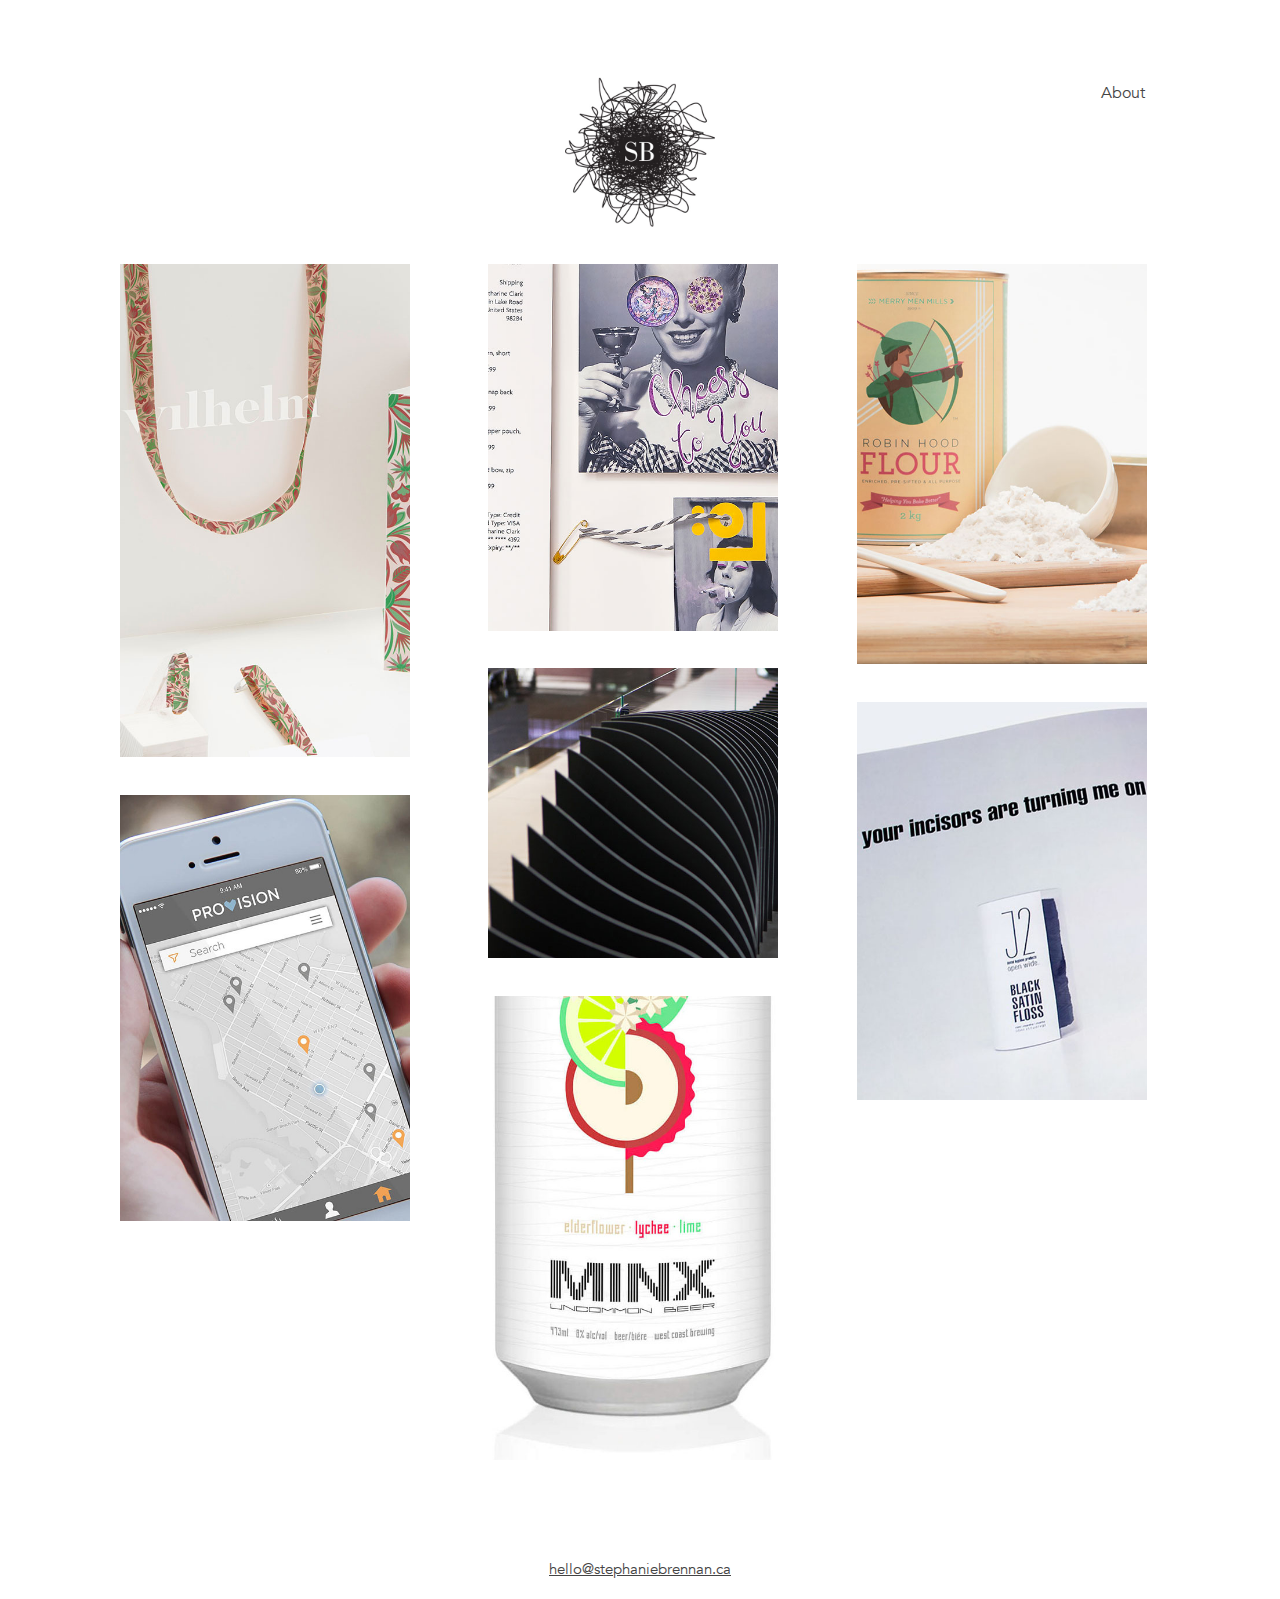
<file: index.html>
<!DOCTYPE html>
<html>
  <head>
    <title>Stephanie Brennan</title>
    <link rel="stylesheet" href="normalize.css">
    <link rel="stylesheet" href="style.css">
    <script>
      (function(i,s,o,g,r,a,m){i['GoogleAnalyticsObject']=r;i[r]=i[r]||function(){
      (i[r].q=i[r].q||[]).push(arguments)},i[r].l=1*new Date();a=s.createElement(o),
      m=s.getElementsByTagName(o)[0];a.async=1;a.src=g;m.parentNode.insertBefore(a,m)
      })(window,document,'script','//www.google-analytics.com/analytics.js','ga');

      ga('create', 'UA-28924535-3', 'auto');
      ga('send', 'pageview');
    </script>
  </head>
  <body>
    <div class="container">
      <header>
        <ul class="nav--links right">
          <li class="nav-projects">
            <a href="#projects">Projects</a>
          </li>
          <li class="nav-about">
            <a href="#about">About</a>
          </li>
        </ul>
        <a class="logo" href="/">
          <img src="images/logo.png" />
        </a>
      </header>
      <div class="about-container">
        <img class="about-img" src="images/self.jpg" alt="Stephanie Brennan" />
        <div class="about-text">
          <h1>About</h1>
          <h2>Stephanie Brennan</h2>
          <p>
            Stephanie Brennan is a graphic designer from Vancouver, BC,
            currently living in London, England, where she daily feeds her
            obsession for math, fashion, and her cat. Having begun her life as
            an actor, singer, and dancer, Stephanie changed career paths when
            she realized that she much preferred the quiet yet exhilarating life
            of perfect kerning. Stephanie graduated from Capilano University's
            IDEA program in the spring of 2016, and in June of this year she
            will be graduating with a Bachelor of Graphic Design (Hons) from the
            University of Hertfordshire.
          </p>
        </div>
      </div>
      <div class="projects-container">
        <ul class="projects">
          <li class="wilhelm">
            <div class="project-preview">
              <h1>Wilhelm</h1>
              <h2>Brand Identity</h2>
            </div>
            <a href="#project-wilhelm">
              <img src="images/wilhelm-thumb@2x.jpg" />
            </a>
          </li>
          <li class="provision">
            <div class="project-preview">
              <h1>Provision</h1>
              <h2>Social Cause Campaign</h2>
            </div>
            <a href="#project-provision">
              <img src="images/provision-thumb@2x.jpg" />
            </a>
          </li>
          <li class="lowen-liebling">
            <div class="project-preview">
              <h1>L&ouml;wen Liebling</h1>
              <h2>Brand Identity</h2>
            </div>
            <a href="#project-lowen-liebling">
              <img src="images/lowen-liebling-thumb@2x.jpg" />
            </a>
          </li>
          <li class="lexus">
            <div class="project-preview">
              <h1>Lexus</h1>
              <h2>Environment Design</h2>
            </div>
            <a href="#project-lexus">
              <img src="images/lexus-thumb@2x.jpg" />
            </a>
          </li>
          <li class="minx-uncommon-beer">
            <div class="project-preview">
              <h1>Minx Uncommon Beer</h1>
              <h2>Product Packaging</h2>
            </div>
            <a href="#project-minx-uncommon-beer">
              <img src="images/minx-uncommon-beer-thumb@2x.jpg" />
            </a>
          </li>
          <li class="merry-men-mills">
            <div class="project-preview">
              <h1>Merry Men Mills</h1>
              <h2>Product Packaging</h2>
            </div>
            <a href="#project-merry-men-mills">
              <img src="images/merry-men-mills-thumb@2x.jpg" />
            </a>
          </li>
          <li class="j2-floss">
            <div class="project-preview">
              <h1>J2 Floss</h1>
              <h2>Product Packaging</h2>
            </div>
            <a href="#project-j2-floss">
              <img src="images/floss-thumb@2x.jpg" />
            </a>
          </li>
        </ul>
        <div class="project-details-container">
          <div id="project-lowen-liebling" class="project-details">
            <div class="project-header">
              <div class="project-title">
                <h1>L&ouml;wen Liebling</h1>
                <h2>Brand Identity</h2>
              </div>

              <a href="#" class="project-details-close"></a>
            </div>
            <div class="project-description">
              <p>
                L&ouml;wen Liebling is an online women's clothing company that
                sells vintage clothing, and hosts a blog with tips for how to
                repurpose and style vintage clothes. The target is young,
                fashionable women who have a unique and bold sense of style, or
                women who admire interesting clothes but don't feel that they know
                how to wear them. L&ouml;wen Liebling wants to help women everywhere
                feel confident wearing whatever they want.
              </p>
            </div>
            <img src="images/lowen-liebling-1@2x.jpg" />
            <img src="images/lowen-liebling-2@2x.jpg" />
            <img src="images/lowen-liebling-3@2x.jpg" />
            <img src="images/lowen-liebling-4@2x.jpg" />
            <img src="images/lowen-liebling-5@2x.jpg" />
            <img src="images/lowen-liebling-6@2x.jpg" />
          </div>

          <div id="project-merry-men-mills" class="project-details">
            <div class="project-header">
              <div class="project-title">
                <h1>Merry Men Mills</h1>
                <h2>Product Packaging</h2>
              </div>
              <a href="#" class="project-details-close"></a>
            </div>
            <div class="project-description">
              <p>
                Merry Men Mills is a rebrand of Robin Hood Flour, and has been
                expanded to include other members of the Merry Men clan as other
                typical baking products. With a fresh, wholesome aesthetic, this
                packaging appeals to just about everybody, and the switch from
                paper bags to cardboard tubs makes for a package that is much more
                functional.
              </p>
            </div>
            <img src="images/merry-men-mills-1@2x.jpg" />
            <img src="images/merry-men-mills-2@2x.jpg" />
            <img src="images/merry-men-mills-3@2x.jpg" />
          </div>

          <div id="project-provision" class="project-details">
            <div class="project-header">
              <div class="project-title">
                <h1>Provision</h1>
                <h2>Social Cause Campaign</h2>
              </div>
              <a href="#" class="project-details-close"></a>
            </div>
            <div class="project-description">
              <p>
                Provision is a smartphone app that enables users to quickly and
                easily buy meals and nights at shelters for homeless people. The
                transaction is secured with the homeless person's name, humanizing
                the experience. Although brief, the moment necessitates
                understanding and connection, and ultimately helps bridge the gap
                between the homeless and the rest of the population. An
                interactive website and advertising campaign help spread the word.
              </p>
            </div>
            <img src="images/provision-0@2x.jpg" />
            <img src="images/provision-1@2x.jpg" />
            <img src="images/provision-2@2x.gif" />
            <img src="images/provision-3@2x.jpg" />
          </div>

          <div id="project-wilhelm" class="project-details">
            <div class="project-header">
              <div class="project-title">
                <h1>Wilhelm</h1>
                <h2>Brand Identity</h2>
              </div>
              <a href="#" class="project-details-close"></a>
            </div>
            <div class="project-description">
              <p>
                Wilhelm is a women's designer fashion house based out of New York,
                making a name for itself through its incredibly striking yet
                minimal pieces. Wilhelm needed an identity developed that
                reflected its daring yet classy aesthetic, while at the same time
                paid homage to its Austrian roots. Wilhelm has both a couture and
                ready-to-wear line, and needed collateral for both that felt
                similar, yet communicated different tiers.
              </p>
            </div>
            <img src="images/wilhelm-0@2x.jpg" />
            <img src="images/wilhelm-1@2x.jpg" />
            <img src="images/wilhelm-2@2x.jpg" />
            <img src="images/wilhelm-3@2x.jpg" />
            <img src="images/wilhelm-5@2x.jpg" />
            <img src="images/wilhelm-6@2x.jpg" />
            <img src="images/wilhelm-7@2x.jpg" />
          </div>

          <div id="project-minx-uncommon-beer" class="project-details">
            <div class="project-header">
              <div class="project-title">
                <h1>Minx Uncommon Beer</h1>
                <h2>Product Packaging</h2>
              </div>
              <a href="#" class="project-details-close"></a>
            </div>
            <div class="project-description">
              <p>
                Minx is a fresh take on your typical beer brand. They wanted to
                target funky, young women, and wanted the branding to be
                completely different from any beer packaging you’ve seen before.
                The edgy illustrations immediately communicate the unusual
                flavours to be found inside.
              </p>
            </div>
            <img src="images/minx-uncommon-beer-1@2x.jpg" />
            <img src="images/minx-uncommon-beer-2@2x.jpg" />
          </div>

          <div id="project-lexus" class="project-details">
            <div class="project-header">
              <div class="project-title">
                <h1>Lexus</h1>
                <h2>Environment Design</h2>
              </div>
              <a href="#" class="project-details-close"></a>
            </div>
            <div class="project-description">
              <p>
                Lexus hosted a national competition and asked students to design
                an environment for their new cross-over SUV, the RX350. As the
                students with the winning concept, we had the pleasure of seeing
                our design come to life for the 2016 Auto Show.
              </p>
              <p>
                <i>Project done in collaboration with
                  <a href="http://shyronn.com/">Shy Smardon</a> and
                  <a href="http://www.monicamaher.ca/">Monica Maher</a>.
                </i>
              </p>
            </div>
            <img src="images/lexus-1@2x.jpg" />
            <img src="images/lexus-2@2x.jpg" />
            <img src="images/lexus-3@2x.jpg" />
            <img src="images/lexus-4@2x.jpg" />
            <img src="images/lexus-5@2x.jpg" />
            <img src="images/lexus-6@2x.jpg" />
          </div>

          <div id="project-j2-floss" class="project-details">
            <div class="project-header">
              <div class="project-title">
                <h1>J2 Floss</h1>
                <h2>Product Packaging</h2>
              </div>
              <a href="#" class="project-details-close"></a>
            </div>
            <div class="project-description">
              <p>
                Cool, fresh, and unconventional, J2 Floss conveys a clean feeling
                while standing out among the typical look of dental hygiene
                products. Targeting urban young men, the packaging aims to solve
                the long standing problem of not knowing that you've run out of
                floss until it's too late.
              </p>
            </div>
            <img src="images/floss-2@2x.jpg" />
            <img src="images/floss-1@2x.jpg" />
            <img src="images/floss-5@2x.jpg" />
            <img src="images/floss-3@2x.jpg" />
            <img src="images/floss-4@2x.jpg" />
          </div>
        </div>
      </div>
      <div class="push"></div>
      <footer>
         <a href="mailto:hello@stephaniebrennan.ca">hello@stephaniebrennan.ca</a>
      </footer>
    </div>
    <script src="https://ajax.googleapis.com/ajax/libs/jquery/1.12.0/jquery.min.js"></script>
    <script src="https://code.jquery.com/jquery-1.12.0.min.js"></script>
    <script type="text/javascript" src="js/main.js"></script>
  </body>
</html>
</file>
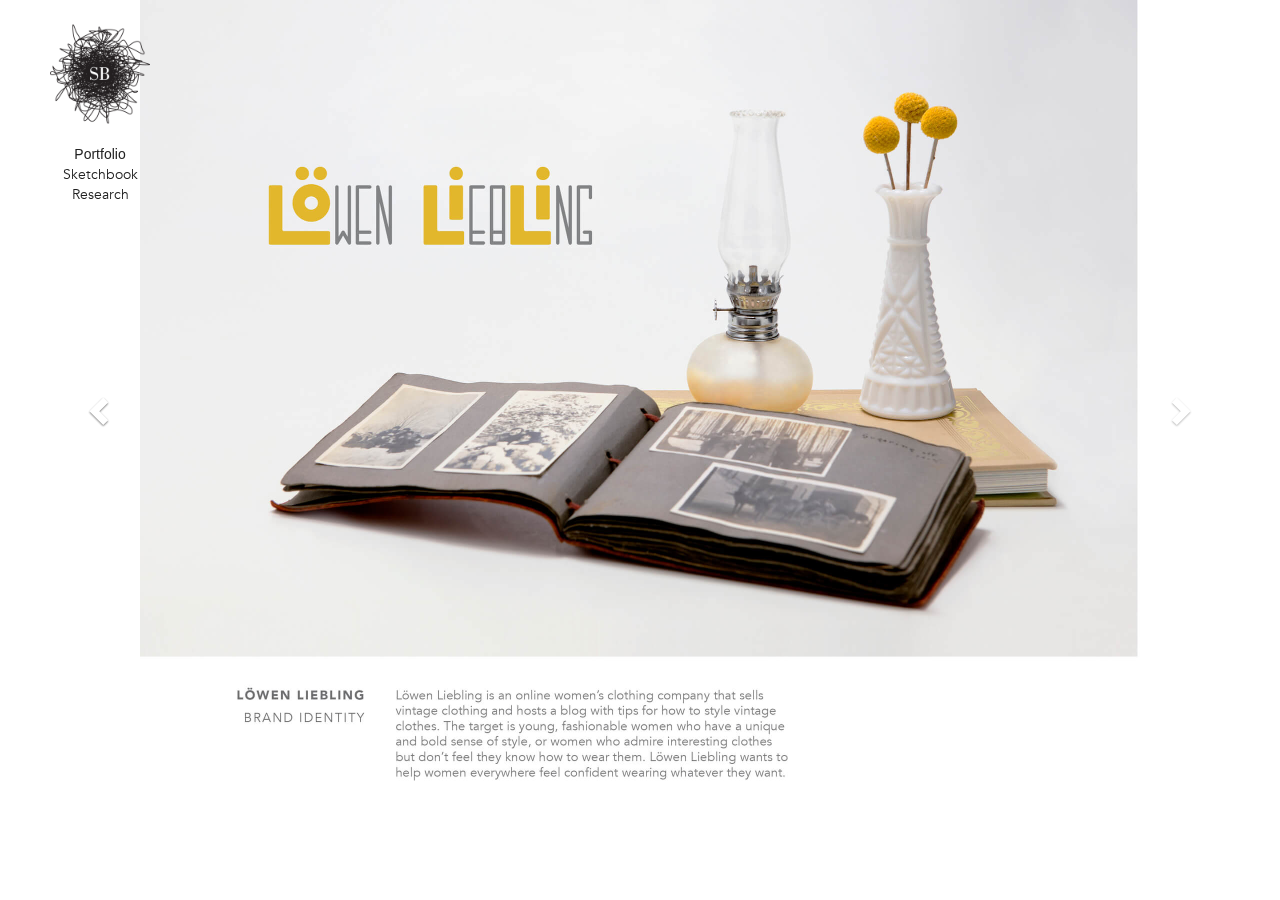
<file: hertfordshire/index.html>
<!DOCTYPE html>
<html>
  <head>
    <title>Stephanie Brennan</title>
    <link rel="stylesheet" href="css/bootstrap.min.css">
    <link rel="stylesheet" href="css/style.css">
    <script src="https://ajax.googleapis.com/ajax/libs/jquery/1.12.0/jquery.min.js"></script>
    <script src="js/bootstrap.min.js"></script>
    <script>
      (function(i,s,o,g,r,a,m){i['GoogleAnalyticsObject']=r;i[r]=i[r]||function(){
      (i[r].q=i[r].q||[]).push(arguments)},i[r].l=1*new Date();a=s.createElement(o),
      m=s.getElementsByTagName(o)[0];a.async=1;a.src=g;m.parentNode.insertBefore(a,m)
      })(window,document,'script','//www.google-analytics.com/analytics.js','ga');

      ga('create', 'UA-28924535-3', 'auto');
      ga('send', 'pageview');
    </script>
  </head>
<body>
  <div id="carousel" class="carousel slide">
    <div class="carousel-inner" role="listbox">
      <div class="item active"><div class="item-wrapper"><img src="images/herts_book.jpg" /></div></div>
      <div class="item"><div class="item-wrapper"><img src="images/herts_book2.jpg" /></div></div>
      <div class="item"><div class="item-wrapper"><img src="images/herts_book3.jpg" /></div></div>
      <div class="item"><div class="item-wrapper"><img src="images/herts_book4.jpg" /></div></div>
      <div class="item"><div class="item-wrapper"><img src="images/herts_book5.jpg" /></div></div>
      <div class="item"><div class="item-wrapper"><img src="images/herts_book6.jpg" /></div></div>
      <div class="item"><div class="item-wrapper"><img src="images/herts_book7.jpg" /></div></div>
      <div class="item"><div class="item-wrapper"><img src="images/herts_book8.jpg" /></div></div>
      <div class="item"><div class="item-wrapper"><img src="images/herts_book9.jpg" /></div></div>
      <div class="item"><div class="item-wrapper"><img src="images/herts_book11.jpg" /></div></div>
      <div class="item"><div class="item-wrapper"><img src="images/herts_book12.jpg" /></div></div>
      <div class="item"><div class="item-wrapper"><img src="images/herts_book13.jpg" /></div></div>
      <div class="item"><div class="item-wrapper"><img src="images/herts_book14.jpg" /></div></div>
      <div class="item"><div class="item-wrapper"><img src="images/herts_book15.jpg" /></div></div>
      <div class="item"><div class="item-wrapper"><img src="images/herts_book16.jpg" /></div></div>
      <div class="item"><div class="item-wrapper"><img src="images/herts_book17.jpg" /></div></div>
      <div class="item"><div class="item-wrapper"><img src="images/herts_book18.jpg" /></div></div>
      <div class="item"><div class="item-wrapper"><img src="images/herts_book19.jpg" /></div></div>
      <div class="item"><div class="item-wrapper"><img src="images/herts_book20.jpg" /></div></div>
    </div>

    <a class="left carousel-control" href="#carousel" role="button" data-slide="prev">
      <span class="glyphicon glyphicon-chevron-left" aria-hidden="true"></span>
      <span class="sr-only">Previous</span>
    </a>
    <a class="right carousel-control" href="#carousel" role="button" data-slide="next">
      <span class="glyphicon glyphicon-chevron-right" aria-hidden="true"></span>
      <span class="sr-only">Next</span>
    </a>
  </div>

  <nav>
    <ul>
      <li><img src="images/logo.png" /></li>
      <li><a href="index.html" class="active">Portfolio</a></li>
      <li><a href="sketchbook.html">Sketchbook</a></li>
      <li><a href="research.html">Research</a></li>
    </ul>
  </nav>
  <script src="js/main.js"></script>
</body>
</html>
</file>
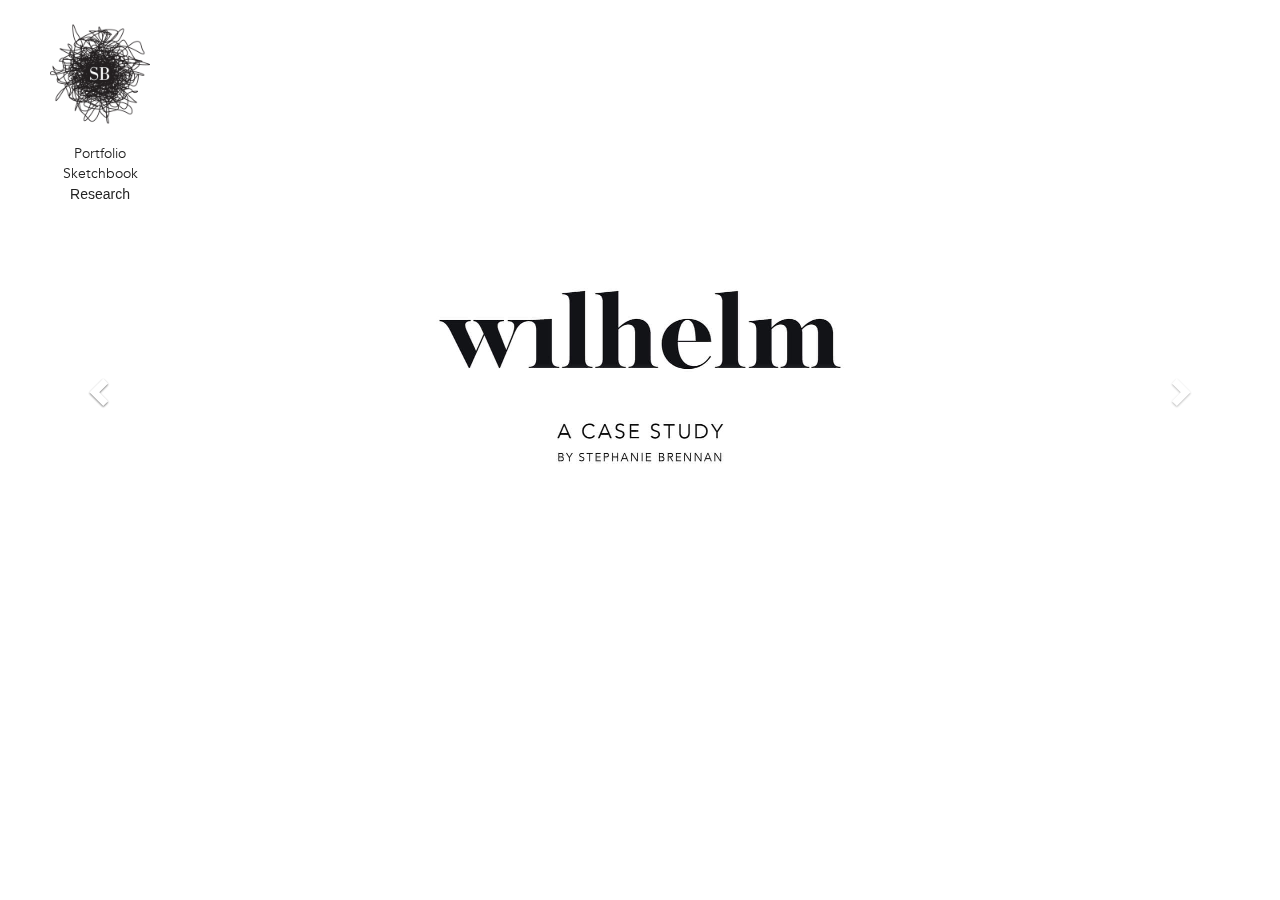
<file: hertfordshire/research.html>
<!DOCTYPE html>
<html>
  <head>
    <title>Stephanie Brennan</title>
    <link rel="stylesheet" href="css/bootstrap.min.css">
    <link rel="stylesheet" href="css/style.css">
    <script src="https://ajax.googleapis.com/ajax/libs/jquery/1.12.0/jquery.min.js"></script>
    <script src="js/bootstrap.min.js"></script>
    <script>
      (function(i,s,o,g,r,a,m){i['GoogleAnalyticsObject']=r;i[r]=i[r]||function(){
      (i[r].q=i[r].q||[]).push(arguments)},i[r].l=1*new Date();a=s.createElement(o),
      m=s.getElementsByTagName(o)[0];a.async=1;a.src=g;m.parentNode.insertBefore(a,m)
      })(window,document,'script','//www.google-analytics.com/analytics.js','ga');

      ga('create', 'UA-28924535-3', 'auto');
      ga('send', 'pageview');
    </script>
  </head>
<body>
  <div id="carousel" class="carousel slide">
    <div class="carousel-inner" role="listbox">
      <div class="item active"><div class="item-wrapper"><img src="images/stephaniebrennan_casestudy.jpg" /></div></div>
      <div class="item"><div class="item-wrapper"><img src="images/stephaniebrennan_casestudy2.jpg" /></div></div>
      <div class="item"><div class="item-wrapper"><img src="images/stephaniebrennan_casestudy3.jpg" /></div></div>
      <div class="item"><div class="item-wrapper"><img src="images/stephaniebrennan_casestudy4.jpg" /></div></div>
      <div class="item"><div class="item-wrapper"><img src="images/stephaniebrennan_casestudy5.jpg" /></div></div>
      <div class="item"><div class="item-wrapper"><img src="images/stephaniebrennan_casestudy6.jpg" /></div></div>
      <div class="item"><div class="item-wrapper"><img src="images/stephaniebrennan_casestudy7.jpg" /></div></div>
      <div class="item"><div class="item-wrapper"><img src="images/stephaniebrennan_casestudy8.jpg" /></div></div>
      <div class="item"><div class="item-wrapper"><img src="images/stephaniebrennan_casestudy9.jpg" /></div></div>
      <div class="item"><div class="item-wrapper"><img src="images/stephaniebrennan_casestudy11.jpg" /></div></div>
      <div class="item"><div class="item-wrapper"><img src="images/stephaniebrennan_casestudy12.jpg" /></div></div>
      <div class="item"><div class="item-wrapper"><img src="images/stephaniebrennan_casestudy13.jpg" /></div></div>
      <div class="item"><div class="item-wrapper"><img src="images/stephaniebrennan_casestudy14.jpg" /></div></div>
    </div>

    <a class="left carousel-control" href="#carousel" role="button" data-slide="prev">
      <span class="glyphicon glyphicon-chevron-left" aria-hidden="true"></span>
      <span class="sr-only">Previous</span>
    </a>
    <a class="right carousel-control" href="#carousel" role="button" data-slide="next">
      <span class="glyphicon glyphicon-chevron-right" aria-hidden="true"></span>
      <span class="sr-only">Next</span>
    </a>
  </div>

  <nav>
    <ul>
      <li><img src="images/logo.png" /></li>
      <li><a href="index.html">Portfolio</a></li>
      <li><a href="sketchbook.html">Sketchbook</a></li>
      <li><a href="research.html" class="active">Research</a></li>
    </ul>
  </nav>
  <script src="js/main.js"></script>
</body>
</html>
</file>
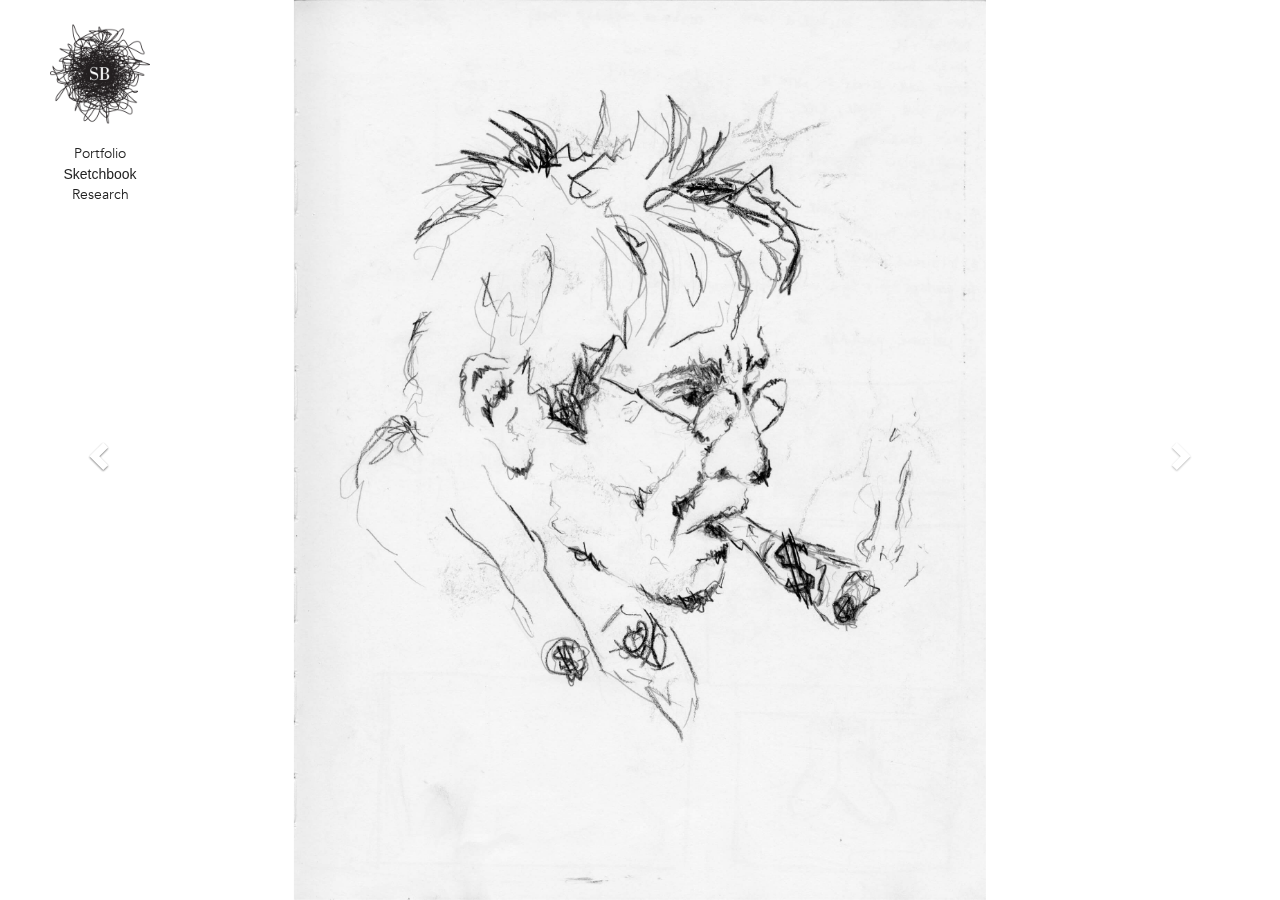
<file: hertfordshire/sketchbook.html>
<!DOCTYPE html>
<html>
  <head>
    <title>Stephanie Brennan</title>
    <link rel="stylesheet" href="css/bootstrap.min.css">
    <link rel="stylesheet" href="css/style.css">
    <script src="https://ajax.googleapis.com/ajax/libs/jquery/1.12.0/jquery.min.js"></script>
    <script src="js/bootstrap.min.js"></script>
    <script>
      (function(i,s,o,g,r,a,m){i['GoogleAnalyticsObject']=r;i[r]=i[r]||function(){
      (i[r].q=i[r].q||[]).push(arguments)},i[r].l=1*new Date();a=s.createElement(o),
      m=s.getElementsByTagName(o)[0];a.async=1;a.src=g;m.parentNode.insertBefore(a,m)
      })(window,document,'script','//www.google-analytics.com/analytics.js','ga');

      ga('create', 'UA-28924535-3', 'auto');
      ga('send', 'pageview');
    </script>
  </head>
<body>
  <div id="carousel" class="carousel slide">
    <div class="carousel-inner" role="listbox">
    <div class="item active"><div class="item-wrapper"><img src="images/sbrennan_sketchbook_1.jpg" /></div></div>
    <div class="item"><div class="item-wrapper"><img src="images/sbrennan_sketchbook_2.jpg" /></div></div>
    <div class="item"><div class="item-wrapper"><img src="images/sbrennan_sketchbook_3.jpg" /></div></div>
    <div class="item"><div class="item-wrapper"><img src="images/sbrennan_sketchbook_4.jpg" /></div></div>
    <div class="item"><div class="item-wrapper"><img src="images/sbrennan_sketchbook_5.jpg" /></div></div>
    <div class="item"><div class="item-wrapper"><img src="images/sbrennan_sketchbook_6.jpg" /></div></div>
    <div class="item"><div class="item-wrapper"><img src="images/sbrennan_sketchbook_7.jpg" /></div></div>
    <div class="item"><div class="item-wrapper"><img src="images/sbrennan_sketchbook_8.jpg" /></div></div>
    <div class="item"><div class="item-wrapper"><img src="images/sbrennan_sketchbook_9.jpg" /></div></div>
    <div class="item"><div class="item-wrapper"><img src="images/sbrennan_sketchbook_10.jpg" /></div></div>
    <div class="item"><div class="item-wrapper"><img src="images/sbrennan_sketchbook_11.jpg" /></div></div>
    <div class="item"><div class="item-wrapper"><img src="images/sbrennan_sketchbook_12.jpg" /></div></div>
    <div class="item"><div class="item-wrapper"><img src="images/sbrennan_sketchbook_13.jpg" /></div></div>
    <div class="item"><div class="item-wrapper"><img src="images/sbrennan_sketchbook_14.jpg" /></div></div>
    <div class="item"><div class="item-wrapper"><img src="images/sbrennan_sketchbook_15.jpg" /></div></div>
    <div class="item"><div class="item-wrapper"><img src="images/sbrennan_sketchbook_16.jpg" /></div></div>
    <div class="item"><div class="item-wrapper"><img src="images/sbrennan_sketchbook_17.jpg" /></div></div>
    <div class="item"><div class="item-wrapper"><img src="images/sbrennan_sketchbook_18.jpg" /></div></div>
    </div>

    <a class="left carousel-control" href="#carousel" role="button" data-slide="prev">
      <span class="glyphicon glyphicon-chevron-left" aria-hidden="true"></span>
      <span class="sr-only">Previous</span>
    </a>
    <a class="right carousel-control" href="#carousel" role="button" data-slide="next">
      <span class="glyphicon glyphicon-chevron-right" aria-hidden="true"></span>
      <span class="sr-only">Next</span>
    </a>
  </div>

  <nav>
    <ul>
      <li><img src="images/logo.png" /></li>
      <li><a href="index.html">Portfolio</a></li>
      <li><a href="sketchbook.html" class="active">Sketchbook</a></li>
      <li><a href="research.html">Research</a></li>
    </ul>
  </nav>
  <script src="js/main.js"></script>
</body>
</html>
</file>
<file: style.css>
@font-face {
  font-family: 'Avenir-Book';
  src: url('Avenir-Book.eot');
  src: url('Avenir-Book.eot?#iefix') format('embedded-opentype'),
          url('Avenir-Book.woff') format('woff'),
          url('Avenir-Book.ttf') format('truetype');
  font-weight: normal;
  font-style: normal;
}

@font-face {
  font-family: 'Avenir-Black';
  src: url('Avenir-Black.eot');
  src: url('Avenir-Black.eot?#iefix') format('embedded-opentype'),
          url('Avenir-Black.woff') format('woff'),
          url('Avenir-Black.ttf') format('truetype');
  font-weight: 900;
  font-style: normal;
}

html {
  font-size: 62.5%;
}

body {
  font-size: 1.5em;
  line-height: 1.6;
  font-weight: 300;
  font-family: "Avenir-Book", "HelveticaNeue-Light", "Helvetica Neue Light", "HelveticaNeue", "Helvetica Neue", Helvetica, Arial, sans-serif;
  color: #222;
}

h1 {
  font-family: "Avenir-Black", "HelveticaNeue-Light", "Helvetica Neue Light", "HelveticaNeue", "Helvetica Neue", Helvetica, Arial, sans-serif;
  margin-bottom: 0;
  margin-top: 15px;
  font-size: 16px;
  text-transform: uppercase;
  letter-spacing: 3px;
}

h2 {
  font-size: 15px;
  font-weight: 300;
  margin-top: 0;
  text-transform: uppercase;
  letter-spacing: 2px;
}

.container {
  position: relative;
  width: 100%;
  max-width: 1040px;
  margin: 0 auto;
  padding: 0;
  box-sizing: border-box;
}

.left {
  float: left;
}

.right {
  float: right;
}

a {
  color: #444;
  text-decoration: underline;
}

a:hover {
  color: #444;
}

header {
  text-align: center;
  margin-top: 45px;
  margin-bottom: 30px;
}

.logo img {
  width: 150px;
  height: 150px;
}

/* Navigation */

nav ul {
  padding: 0;
}
nav li {
  display: inline-block;
  float: left;
  margin-right: 20px;
  padding-top: 20px;
}
.nav--title {
  font-size: 24px;
}
.nav--title img {
  width: 50px;
  height: 50px;
}
.nav--title--logo {
  margin-top: -5px;
}
.nav--links {
  font-size: 16px;
  list-style: none;
  width: 100%;
}
.nav--links li {
  position: absolute;
  right: 0;
  padding: 20px 15px 0 0;
}
.nav-projects {
  display: none;
}

.nav--links a {
  text-decoration: none;
}

/* Home */

.home--img {
  width: 50%;
  position: absolute;
  bottom: 0;
  left: auto;
  right: auto;
}

.home--description {
  margin-top: 30%;
  font-size: 24px;
}

/* Projects */

.projects {
  list-style: none;

  column-width: 290px;
  column-gap: 65px;
  margin: 0;
  padding: 0;
}

.project-preview {
  display: none;
  position: absolute;
  margin: 5px;
  color: #444;
}

.project-preview h1, .project-preview h2 {
  text-align: left;
  margin-left: 15px;
}

.projects li:hover .project-preview {
  display: inline-block;
}

.projects li {
  box-sizing: border-box;
  color: white;
  text-align: center;
  font-size: 46px;
  margin-bottom: 15px;
  display: inline-block;

  break-inside: avoid;
}

.projects li:hover img {
  opacity: 0.2;
  transition: .5s opacity;
}

.projects li img {
  max-width: 290px;

  opacity: 1;
  transition: .5s opacity;
}

.projects li a {
  width: 100%;
  height: 100%;
  color: white;
  text-decoration: none;
}

.projects li a div {
  box-sizing: border-box;
  padding-top: 40px;
}

.project-container {
  position: absolute;
  font-size: 24px
}

.project-details {
  display: none;
  width: 1050px;
}

.project-details img {
  width: 1050px;
  margin-top: 5px;
}

.project-details-close {
  width: 30px;
  height: 30px;
  cursor: pointer;
  float: right;
  margin: 0;
  background: url('images/close-icon.png') top left no-repeat;
  background-size: 60px;
}

.project-details-close:hover {
  background-position: -30px;
}

.project-title {
  text-align: right;
  width: 350px;
  margin-right: 20px;
  float: left;
}

.project-title h1 {
  margin-top: 0;
}

.project-description {
  width: 450px;
  margin-left: 370px;
}

.about-container {
  display: none;
  height: 400px;
}

.about-text {
  width: 450px;
  float: left;
  padding-top: 70px;
}

.about-img {
  width: 400px;
  height: 400px;
  float: left;
}

@media (max-width: 1200px) {
  .container,
  .project-details,
  .project-details img {
    width: 1000px;
  }

  .projects {
    column-gap: 45px;
  }
}

@media (max-width: 1000px) {
  .container,
  .project-details,
  .project-details img {
    width: 900px;
  }

  .projects {
    margin-left: 75px;
  }
}

@media (max-width: 880px) {
  .container,
  .project-details,
  .project-details img {
    width: 660px;
  }

  .projects {
    margin-left: 0;
    column-gap: 30px;
  }

  .project-details-close {
    margin-top: -60px;
  }

  .project-title, .project-description {
    width: 100%;
  }

  .project-title {
    text-align: left;
  }
  .project-description {
    margin-left: 0;
    text-align: left;
  }
  .about-text {
    width: 100%;
  }
}

@media (max-width: 660px) {
  .projects li {
    display: block;
    position: relative;
    top: 0 !important;
    left: 0 !important;
    margin-left: auto;
    margin-right: auto;
  }
  .container,
  .about-text,
  .project-details,
  .project-details img {
    width: 100%;
  }

  .projects {
    text-align: center;
    margin-left: 0;
  }

  .projects-container,
  .about-container {
    padding: 0 20px;
  }

  .project-description {
    width: 100%;
  }
}

html, body {
  height: 100%;
}

.container {
  min-height: 100%;
  height: auto !important;
  height: 100%;
  margin: 0 auto -50px;
}

.push {
  height: 50px;
}

footer {
  position: relative;
  height: 30px;
  text-align: center;
  padding: 10px;
}
footer a {
  padding-bottom: 20px;
}
</file>
<file: hertfordshire/css/style.css>
@font-face {
        font-family: 'Avenir-Book';
        src: url('../../Avenir-Book.eot');
        src: url('../../Avenir-Book.eot?#iefix') format('embedded-opentype'),
                url('../../Avenir-Book.woff') format('woff'),
                url('../../Avenir-Book.ttf') format('truetype');
        font-weight: normal;
        font-style: normal;
}

@font-face {
        font-family: '../../Avenir-Black';
        src: url('../../Avenir-Black.eot');
        src: url('../../Avenir-Black.eot?#iefix') format('embedded-opentype'),
                url('../../Avenir-Black.woff') format('woff'),
                url('../../Avenir-Black.ttf') format('truetype');
        font-weight: 900;
        font-style: normal;
}


body {
  font-family: "Avenir-Book", "HelveticaNeue-Light", "Helvetica Neue Light", "HelveticaNeue", "Helvetica Neue", Helvetica, Arial, sans-serif;
  color: #222;
}

h1 {
  font-family: "Avenir-Black", "HelveticaNeue-Light", "Helvetica Neue Light", "HelveticaNeue", "Helvetica Neue", Helvetica, Arial, sans-serif;
}

nav {
  position: fixed;
  top: 10px;
  left: 10px;
}

nav li {
  text-align: center;
  list-style: none;
  margin-right: 20px;
}

nav a {
  color: #222;
}

nav a.active {
  font-family: "Avenir-Black", "HelveticaNeue-Light", "Helvetica Neue Light", "HelveticaNeue", "Helvetica Neue", Helvetica, Arial, sans-serif;
}

nav a:hover {
  color: #222;
}

nav img {
  width: 100px;
  height: 100px;
  margin-bottom: 20px;
}

.carousel-control.left,
.carousel-control.right {
  background-image: none;
}

.carousel-inner .item {
  text-align: center;
}
.item-wrapper {
  width: auto;
  height: auto;
  max-width: 1000px;
  max-height: 1000px;
  margin-left: auto;
  margin-right: auto;
}

img {
  width: auto;
  height: auto;
  max-width: 100%;
  max-height: 100vh;
}
</file>
